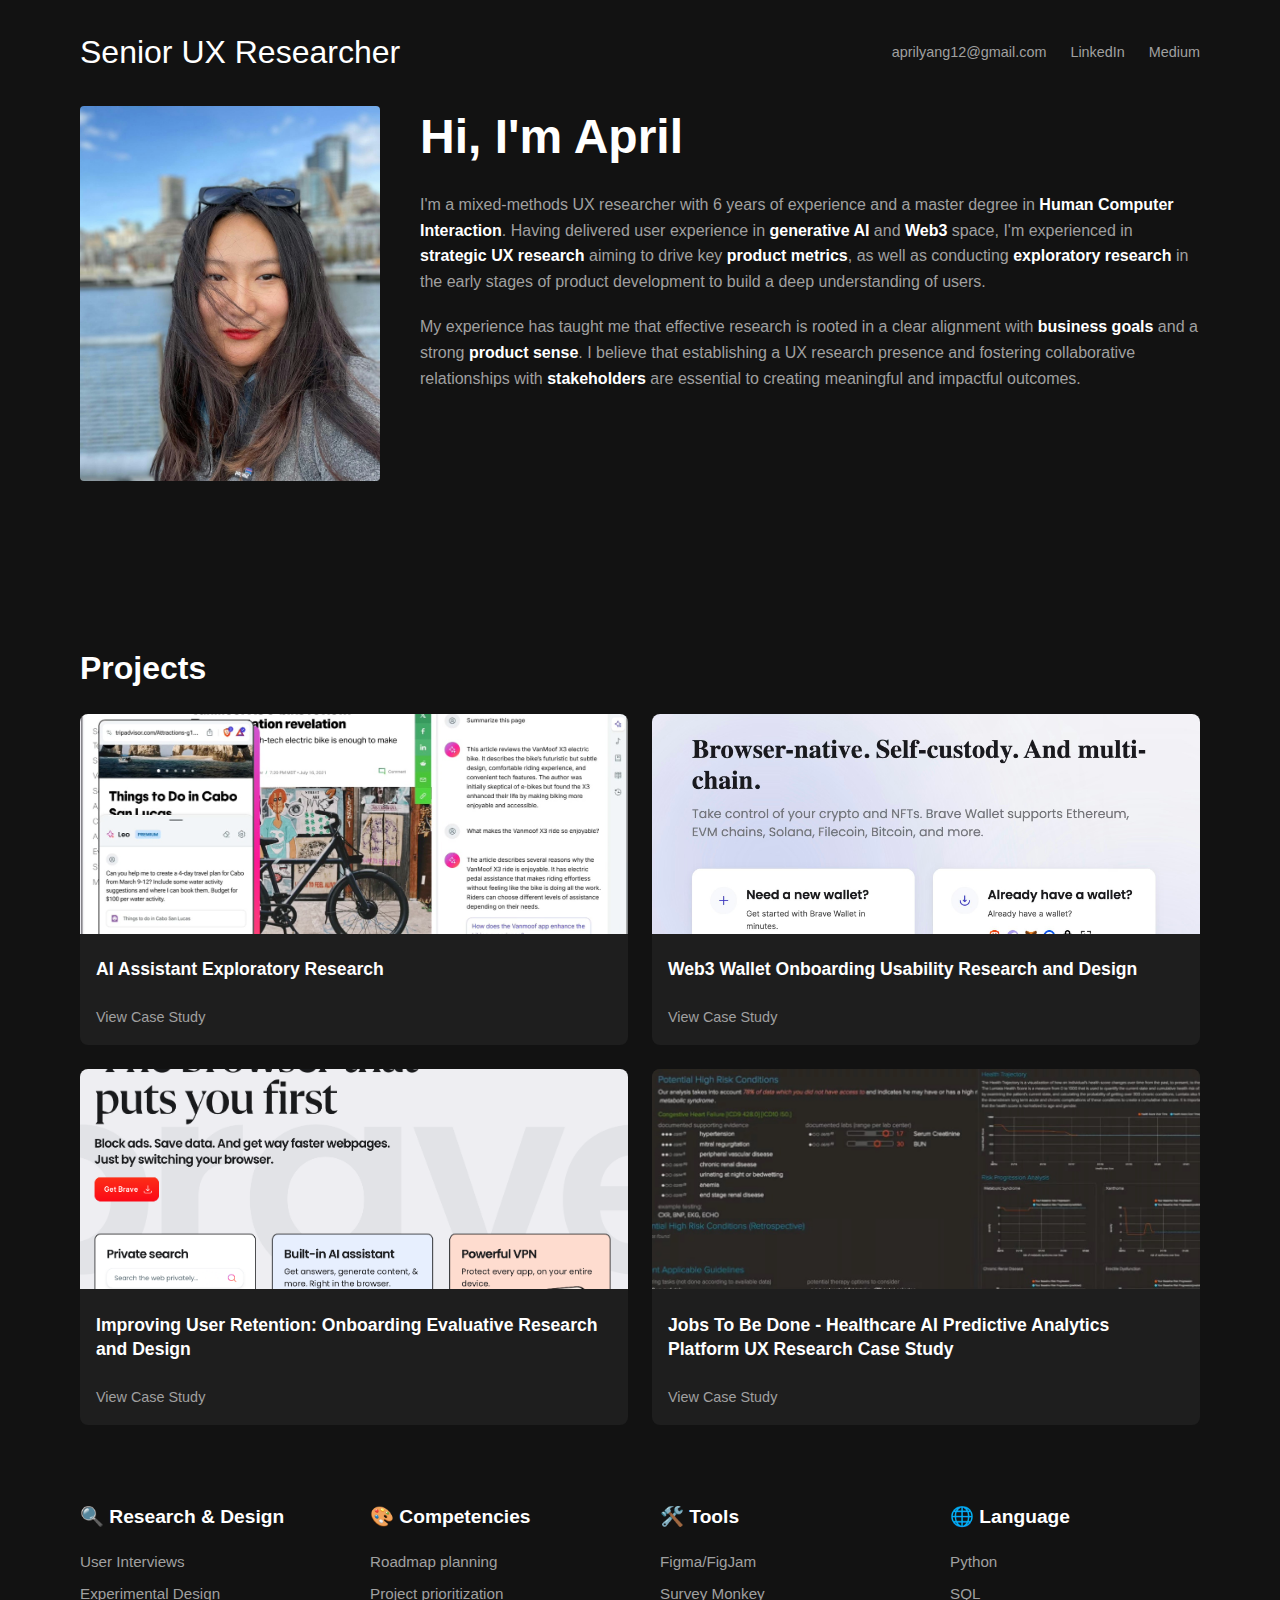
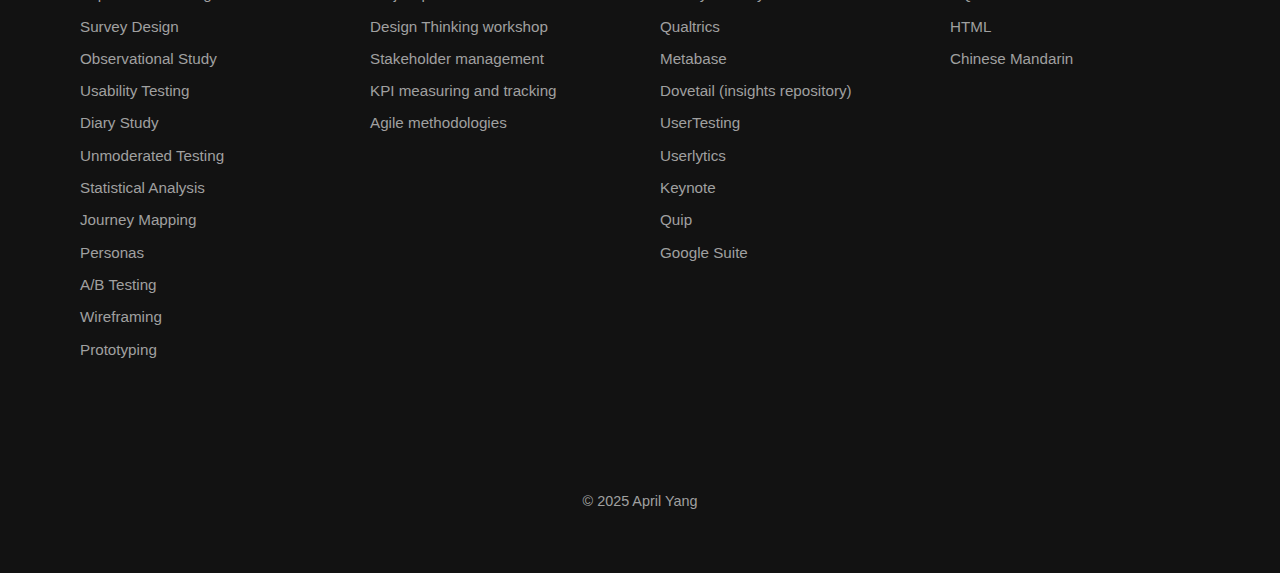
<file: index.html>
<!DOCTYPE html>
<html lang="en">
<head>
  <meta charset="UTF-8">
  <meta name="viewport" content="width=device-width, initial-scale=1.0">
  <title>April Yang - UX Researcher</title>
  <meta name="description" content="Senior UX Researcher with expertise in generative AI and Web3">
  <link rel="stylesheet" href="css/styles.css">
  <!-- Favicon -->
  <link rel="icon" type="image/svg+xml" href="images/favicon.svg">
</head>
<body>
  <div class="container">
    <header class="main-header">
      <div class="header-title">
        <h2>Senior UX Researcher</h2>
      </div>
      <div class="contact-links">
        <a href="mailto:aprilyang12@gmail.com">aprilyang12@gmail.com</a>
        <a href="http://www.linkedin.com/in/theaprilyang" target="_blank">LinkedIn</a>
        <a href="https://medium.com/@aprily12" target="_blank">Medium</a>
      </div>
    </header>

    <section class="intro">
      <div class="profile-photo">
        <img src="images/main/profile.jpg" alt="April Yang" class="profile-img">
      </div>
      <div class="intro-content">
        <h1>Hi, I'm April</h1>
        <p>I'm a mixed-methods UX researcher with 6 years of experience and a master degree in <strong>Human Computer Interaction</strong>. Having delivered user experience in <strong>generative AI</strong> and <strong>Web3</strong> space, I'm experienced in <strong>strategic UX research</strong> aiming to drive key <strong>product metrics</strong>, as well as conducting <strong>exploratory research</strong> in the early stages of product development to build a deep understanding of users.</p>

        <p>My experience has taught me that effective research is rooted in a clear alignment with <strong>business goals</strong> and a strong <strong>product sense</strong>. I believe that establishing a UX research presence and fostering collaborative relationships with <strong>stakeholders</strong> are essential to creating meaningful and impactful outcomes.</p>
      </div>
    </section>

    <section class="projects">
      <h2>Projects</h2>
      <div class="project-grid">
        <!-- AI Assistant Project -->
        <div class="project-card">
          <img src="images/main/case-study-1-thumb.heic" alt="AI Assistant Exploratory Research">
          <h3>AI Assistant Exploratory Research</h3>
          <a href="case-study-1.html" class="project-link">View Case Study</a>
        </div>

        <!-- Web3 Wallet Project -->
        <div class="project-card">
          <img src="images/main/case-study-2-thumb.heic" alt="Web3 Wallet Onboarding">
          <h3>Web3 Wallet Onboarding Usability Research and Design</h3>
          <a href="case-study-2.html" class="project-link">View Case Study</a>
        </div>

        <!-- User Retention Project -->
        <div class="project-card">
          <img src="images/main/case-study-3-thumb.png" alt="Improving User Retention">
          <h3>Improving User Retention: Onboarding Evaluative Research and Design</h3>
          <a href="https://platinum-avocado-3cb.notion.site/Improving-User-Retention-A-Comprehensive-Onboarding-Evaluation-Study-1013394bae5b8073950cd1aeddc5cac4" class="project-link" target="_blank">View Case Study</a>
        </div>

        <!-- Healthcare AI Project -->
        <div class="project-card">
          <img src="images/main/case-study-4-thumb.heic" alt="Healthcare AI Predictive">
          <h3>Jobs To Be Done - Healthcare AI Predictive Analytics Platform UX Research Case Study</h3>
          <a href="case-study-4.html" class="project-link">View Case Study</a>
        </div>
      </div>
    </section>

    <div class="skills-section">
      <section class="skills-column">
        <h2>🔍 Research & Design</h2>
        <ul>
          <li>User Interviews</li>
          <li>Experimental Design</li>
          <li>Survey Design</li>
          <li>Observational Study</li>
          <li>Usability Testing</li>
          <li>Diary Study</li>
          <li>Unmoderated Testing</li>
          <li>Statistical Analysis</li>
          <li>Journey Mapping</li>
          <li>Personas</li>
          <li>A/B Testing</li>
          <li>Wireframing</li>
          <li>Prototyping</li>
        </ul>
      </section>

      <section class="skills-column">
        <h2>🎨 Competencies</h2>
        <ul>
          <li>Roadmap planning</li>
          <li>Project prioritization</li>
          <li>Design Thinking workshop</li>
          <li>Stakeholder management</li>
          <li>KPI measuring and tracking</li>
          <li>Agile methodologies</li>
        </ul>
      </section>

      <section class="skills-column">
        <h2>🛠️ Tools</h2>
        <ul>
          <li>Figma/FigJam</li>
          <li>Survey Monkey</li>
          <li>Qualtrics</li>
          <li>Metabase</li>
          <li>Dovetail (insights repository)</li>
          <li>UserTesting</li>
          <li>Userlytics</li>
          <li>Keynote</li>
          <li>Quip</li>
          <li>Google Suite</li>
        </ul>
      </section>

      <section class="skills-column">
        <h2>🌐 Language</h2>
        <ul>
          <li>Python</li>
          <li>SQL</li>
          <li>HTML</li>
          <li>Chinese Mandarin</li>
        </ul>
      </section>
    </div>

    <footer>
      <p>&copy; 2025 April Yang</p>
    </footer>
  </div>

  <script src="js/main.js"></script>
</body>
</html>
</file>
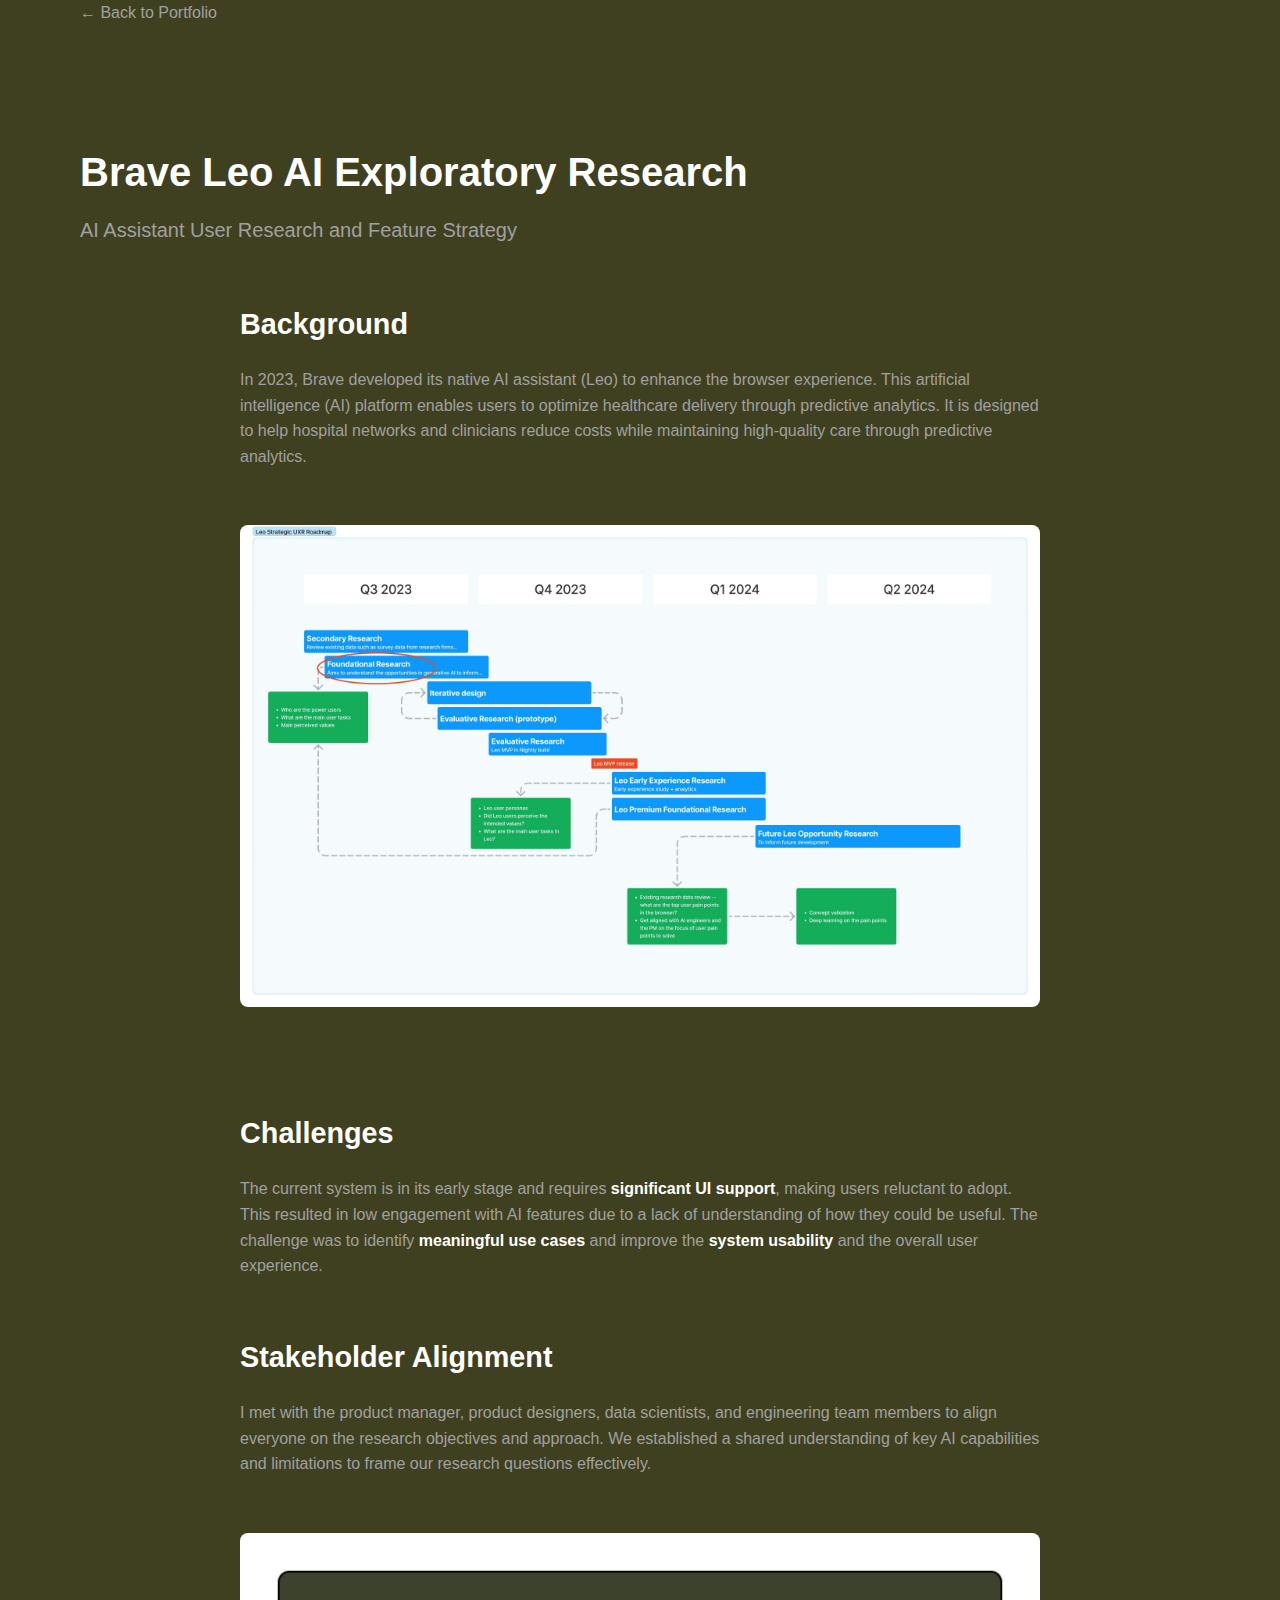
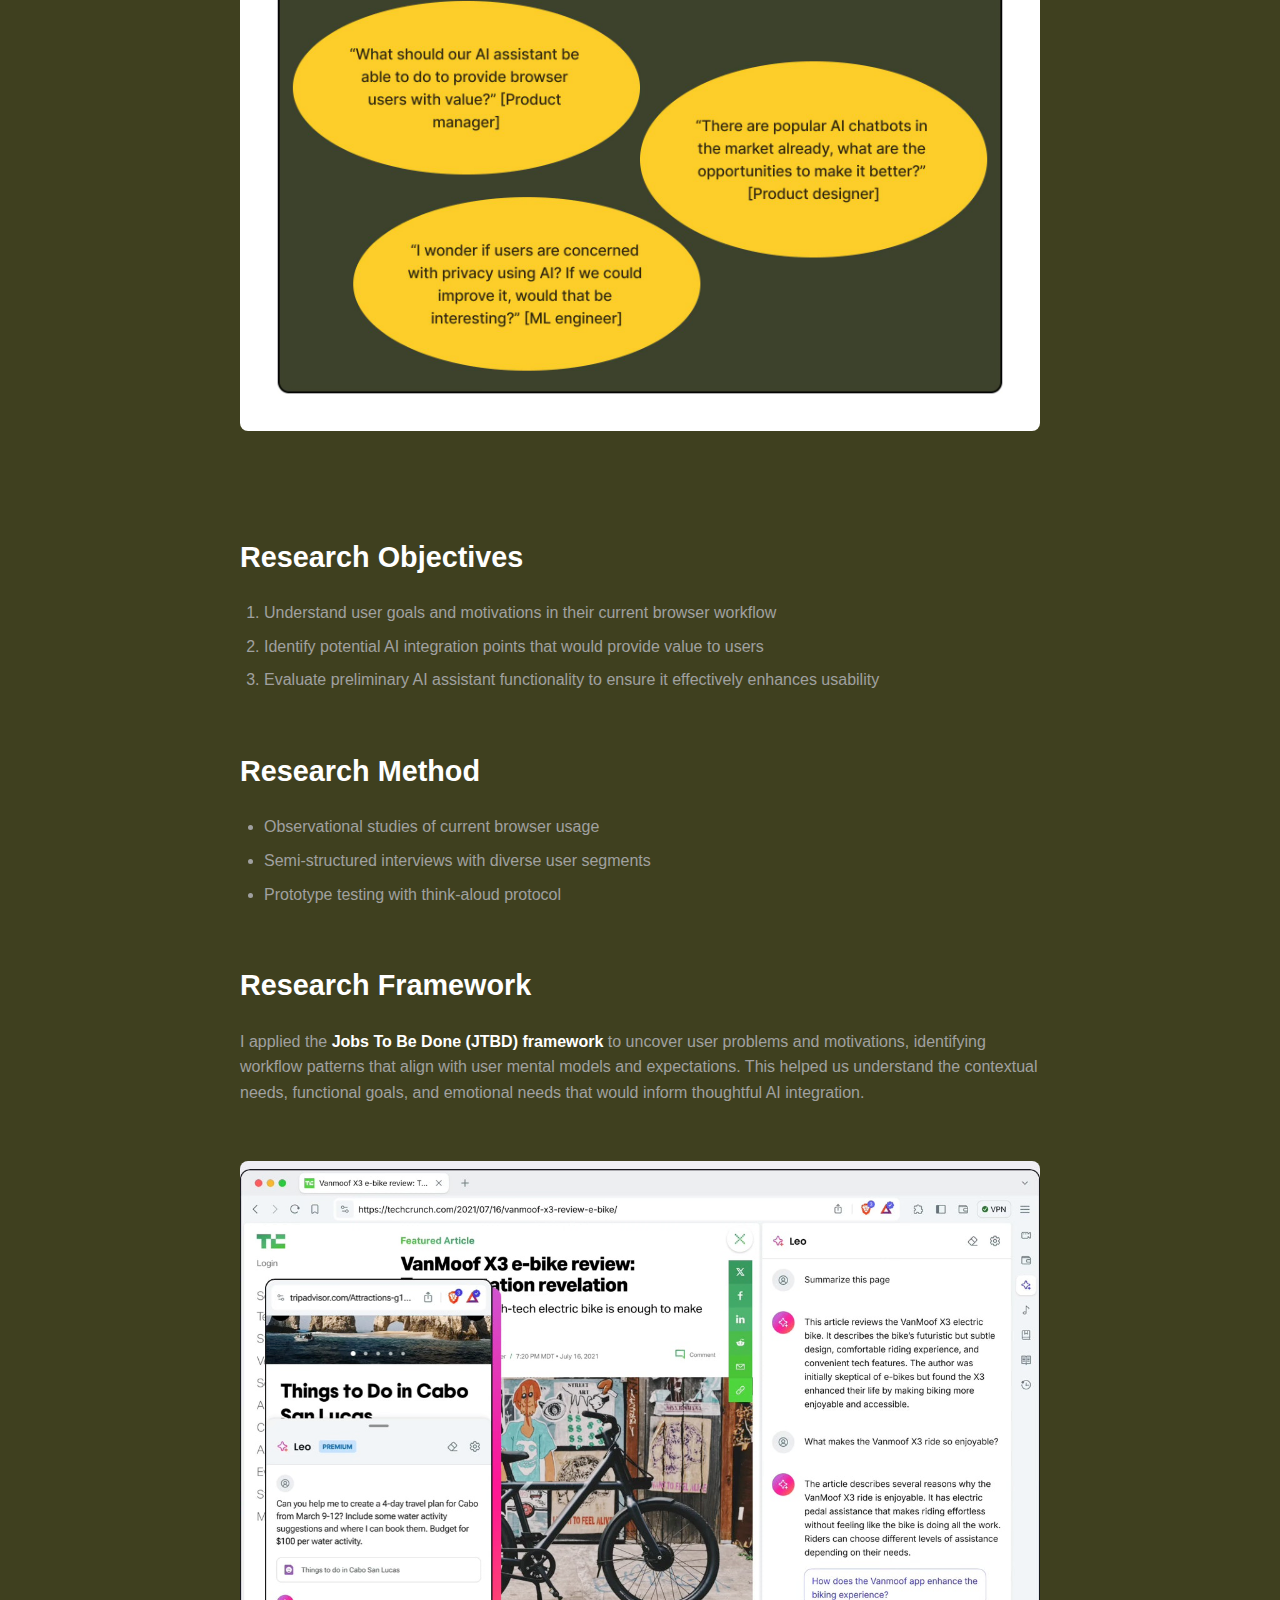
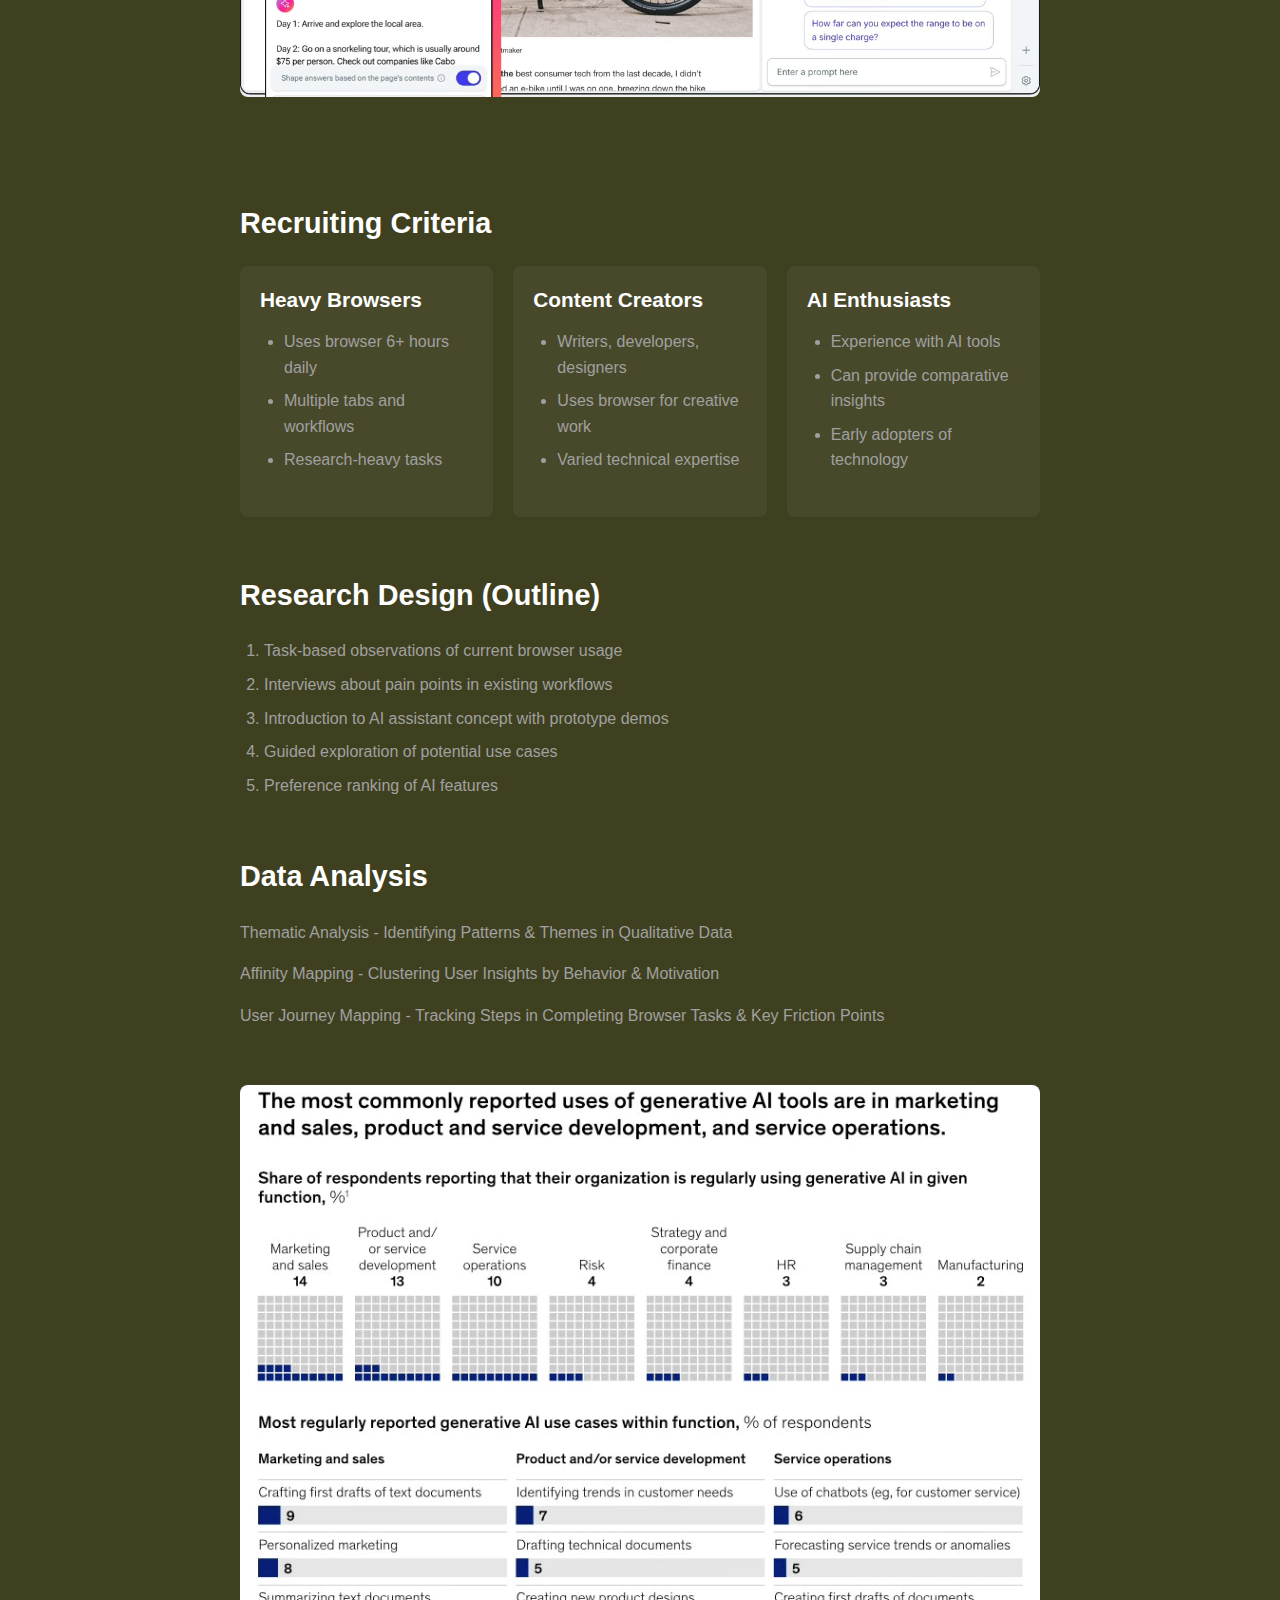
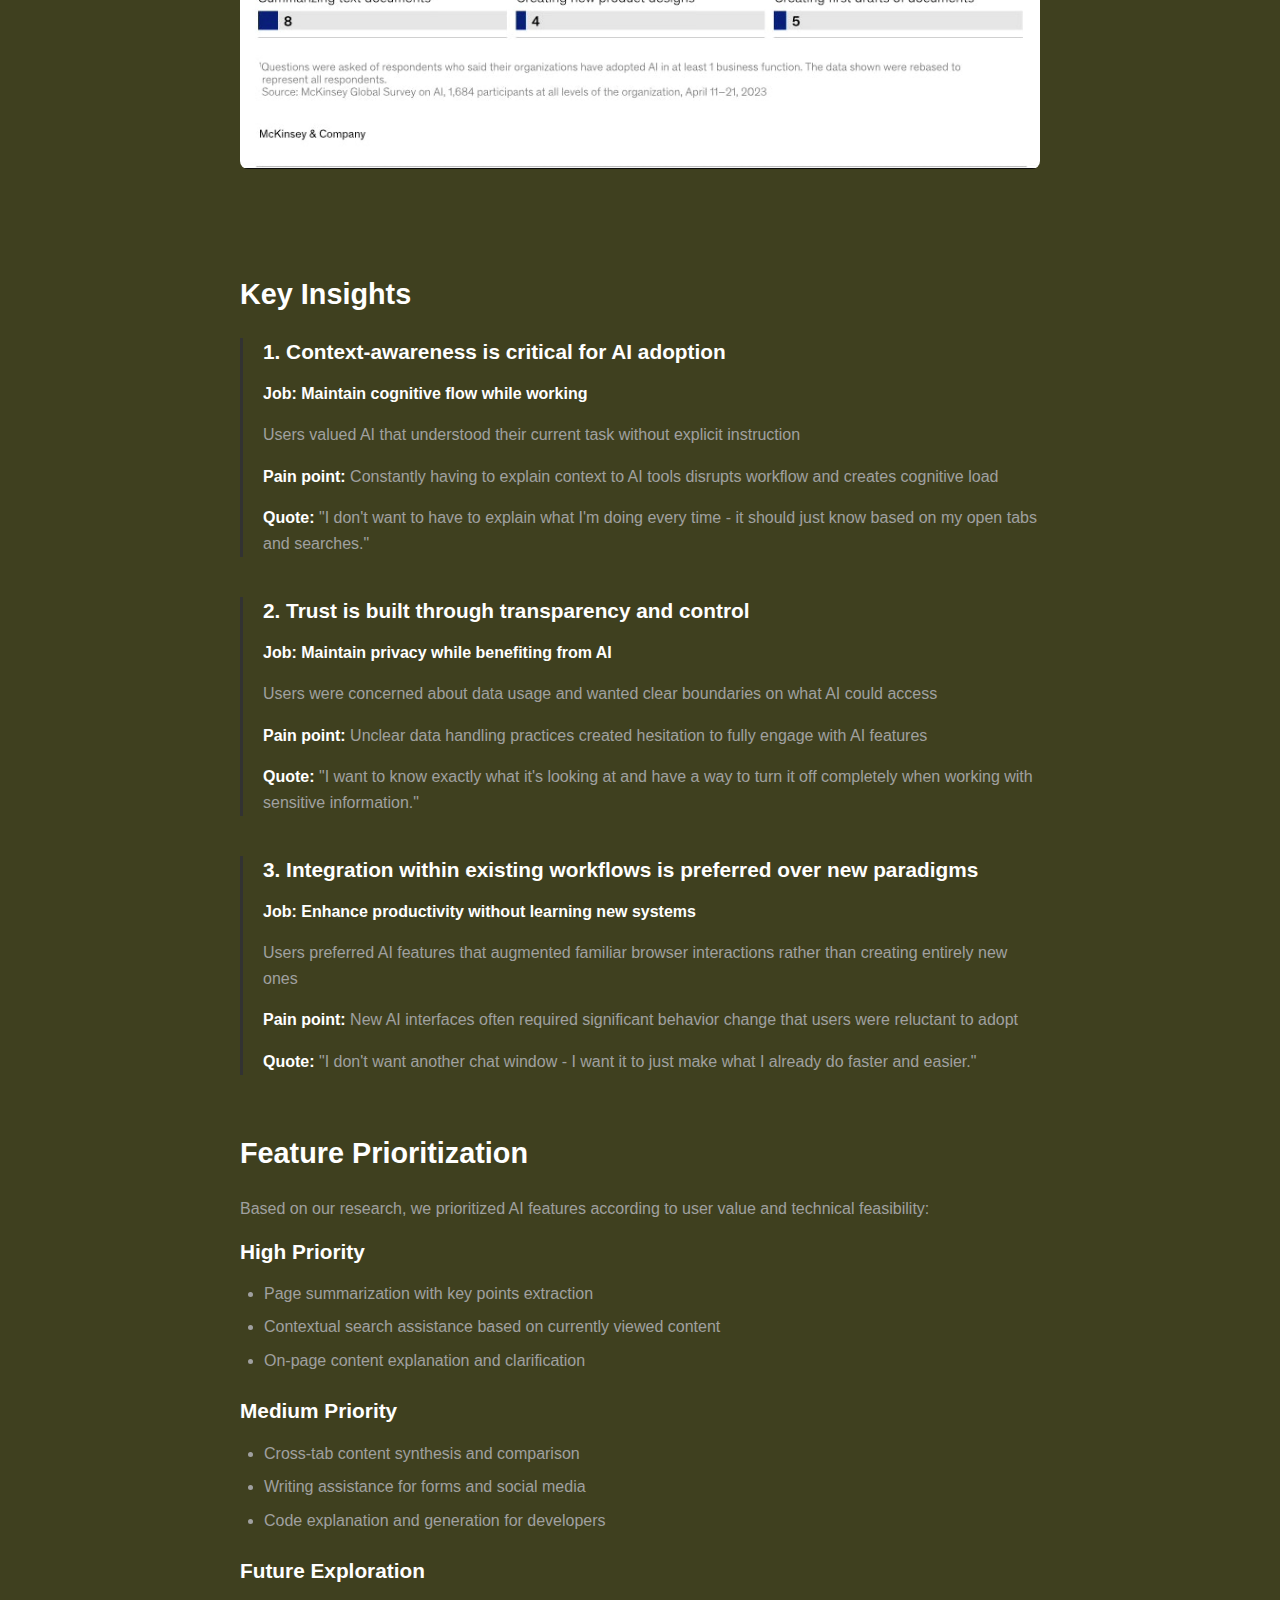
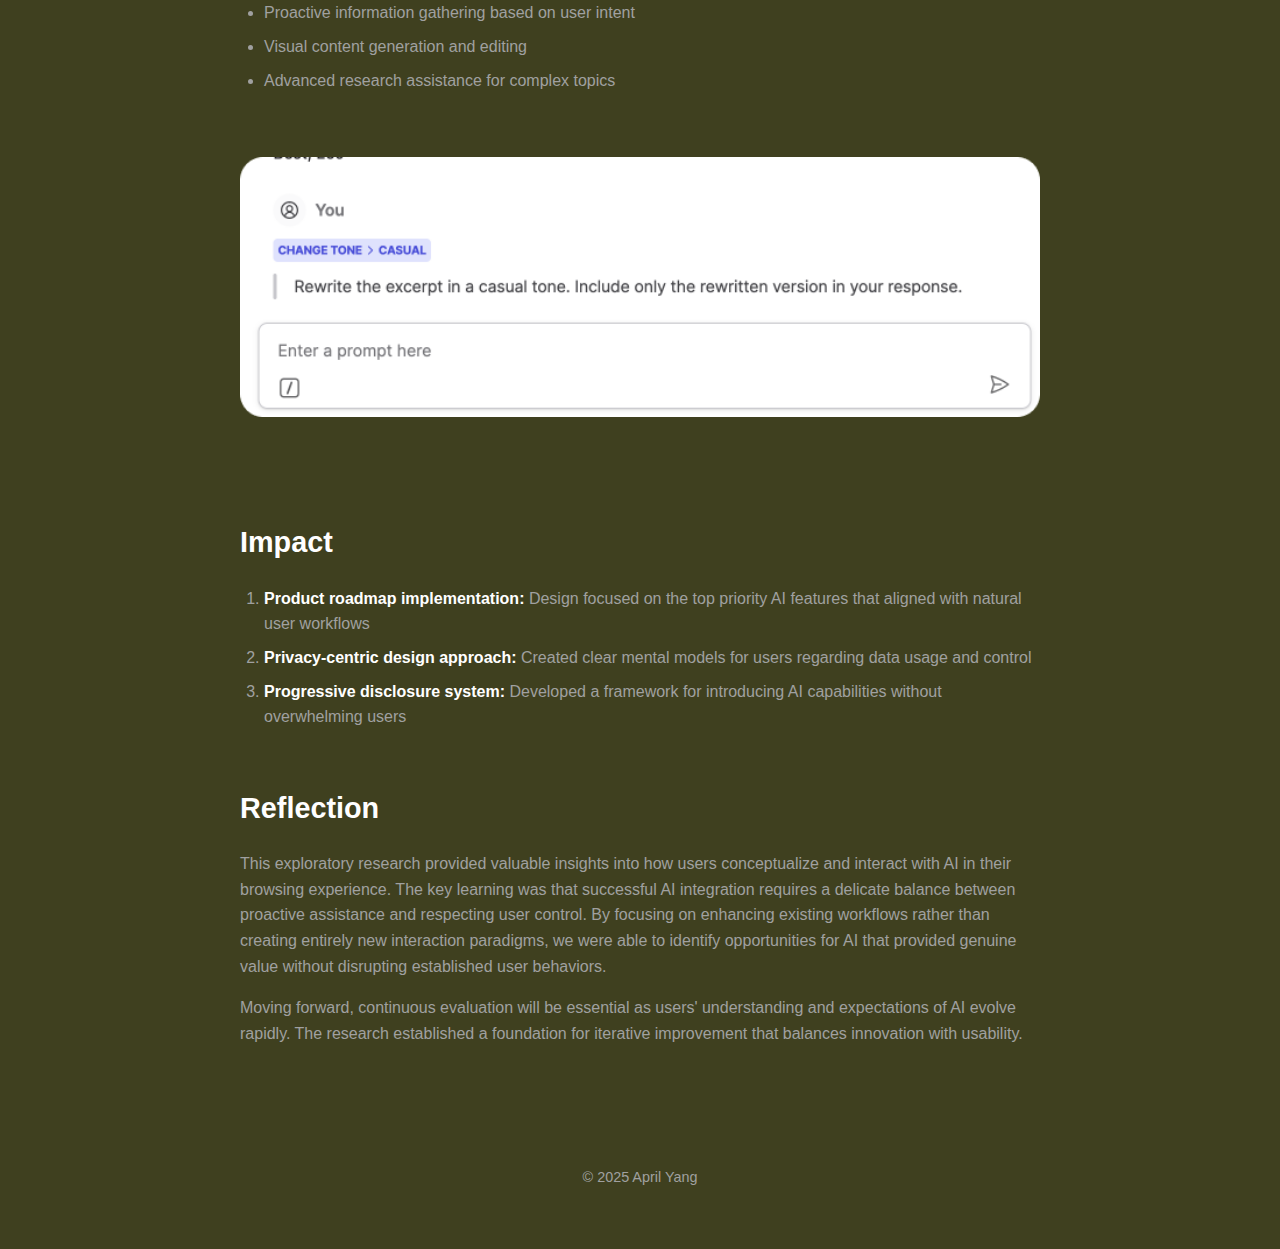
<file: case-study-1.html>
<!DOCTYPE html>
<html lang="en">
<head>
  <meta charset="UTF-8">
  <meta name="viewport" content="width=device-width, initial-scale=1.0">
  <title>Brave Leo AI Exploratory Research | April Yang</title>
  <meta name="description" content="UX research case study on Brave's AI assistant feature - Leo">
  <link rel="stylesheet" href="css/styles.css">
  <link rel="icon" type="image/svg+xml" href="images/favicon.svg">
</head>
<body class="theme-olive">
  <div class="container">
    <a href="index.html" class="back-link">&larr; Back to Portfolio</a>
    
    <header class="case-study-header">
      <h1>Brave Leo AI Exploratory Research</h1>
      <p class="subtitle">AI Assistant User Research and Feature Strategy</p>
    </header>
    
    <div class="case-study-container">
      <div class="case-study-section">
        <h2>Background</h2>
        <p>In 2023, Brave developed its native AI assistant (Leo) to enhance the browser experience. This artificial intelligence (AI) platform enables users to optimize healthcare delivery through predictive analytics. It is designed to help hospital networks and clinicians reduce costs while maintaining high-quality care through predictive analytics.</p>
        <img src="images/case-study-1/85347c55-a7ec-41e1-8ccf-91ee13cb155d.heic" alt="Brave Leo AI Assistant" class="case-study-image">
      </div>
      
      <div class="case-study-section">
        <h2>Challenges</h2>
        <p>The current system is in its early stage and requires <strong>significant UI support</strong>, making users reluctant to adopt. This resulted in low engagement with AI features due to a lack of understanding of how they could be useful. The challenge was to identify <strong>meaningful use cases</strong> and improve the <strong>system usability</strong> and the overall user experience.</p>
      </div>
      
      <div class="case-study-section">
        <h2>Stakeholder Alignment</h2>
        <p>I met with the product manager, product designers, data scientists, and engineering team members to align everyone on the research objectives and approach. We established a shared understanding of key AI capabilities and limitations to frame our research questions effectively.</p>
        <img src="images/case-study-1/b779c2ea-e0c2-4549-9675-b7ada38c249d.heic" alt="Stakeholder Alignment" class="case-study-image">
      </div>
      
      <div class="case-study-section">
        <h2>Research Objectives</h2>
        <ol>
          <li>Understand user goals and motivations in their current browser workflow</li>
          <li>Identify potential AI integration points that would provide value to users</li>
          <li>Evaluate preliminary AI assistant functionality to ensure it effectively enhances usability</li>
        </ol>
      </div>
      
      <div class="case-study-section">
        <h2>Research Method</h2>
        <ul>
          <li>Observational studies of current browser usage</li>
          <li>Semi-structured interviews with diverse user segments</li>
          <li>Prototype testing with think-aloud protocol</li>
        </ul>
      </div>
      
      <div class="case-study-section">
        <h2>Research Framework</h2>
        <p>I applied the <strong>Jobs To Be Done (JTBD) framework</strong> to uncover user problems and motivations, identifying workflow patterns that align with user mental models and expectations. This helped us understand the contextual needs, functional goals, and emotional needs that would inform thoughtful AI integration.</p>
        <img src="images/case-study-1/bf9f2b91-09a7-40c9-8146-2f0bf9265942.heic" alt="JTBD Framework" class="case-study-image">
      </div>
      
      <div class="case-study-section">
        <h2>Recruiting Criteria</h2>
        <div class="participant-groups">
          <div class="participant-group">
            <h3>Heavy Browsers</h3>
            <ul>
              <li>Uses browser 6+ hours daily</li>
              <li>Multiple tabs and workflows</li>
              <li>Research-heavy tasks</li>
            </ul>
          </div>
          
          <div class="participant-group">
            <h3>Content Creators</h3>
            <ul>
              <li>Writers, developers, designers</li>
              <li>Uses browser for creative work</li>
              <li>Varied technical expertise</li>
            </ul>
          </div>
          
          <div class="participant-group">
            <h3>AI Enthusiasts</h3>
            <ul>
              <li>Experience with AI tools</li>
              <li>Can provide comparative insights</li>
              <li>Early adopters of technology</li>
            </ul>
          </div>
        </div>
      </div>
      
      <div class="case-study-section">
        <h2>Research Design (Outline)</h2>
        <ol>
          <li>Task-based observations of current browser usage</li>
          <li>Interviews about pain points in existing workflows</li>
          <li>Introduction to AI assistant concept with prototype demos</li>
          <li>Guided exploration of potential use cases</li>
          <li>Preference ranking of AI features</li>
        </ol>
      </div>
      
      <div class="case-study-section">
        <h2>Data Analysis</h2>
        <p>Thematic Analysis - Identifying Patterns & Themes in Qualitative Data</p>
        <p>Affinity Mapping - Clustering User Insights by Behavior & Motivation</p>
        <p>User Journey Mapping - Tracking Steps in Completing Browser Tasks & Key Friction Points</p>
        <img src="images/case-study-1/9735cbd2-d164-4b04-8016-666de62db3f6.heic" alt="Data Analysis" class="case-study-image">
      </div>
      
      <div class="case-study-section">
        <h2>Key Insights</h2>
        
        <div class="insight-item">
          <h3>1. Context-awareness is critical for AI adoption</h3>
          <p><strong>Job: Maintain cognitive flow while working</strong></p>
          <p>Users valued AI that understood their current task without explicit instruction</p>
          <p><strong>Pain point:</strong> Constantly having to explain context to AI tools disrupts workflow and creates cognitive load</p>
          <p><strong>Quote:</strong> "I don't want to have to explain what I'm doing every time - it should just know based on my open tabs and searches."</p>
        </div>
        
        <div class="insight-item">
          <h3>2. Trust is built through transparency and control</h3>
          <p><strong>Job: Maintain privacy while benefiting from AI</strong></p>
          <p>Users were concerned about data usage and wanted clear boundaries on what AI could access</p>
          <p><strong>Pain point:</strong> Unclear data handling practices created hesitation to fully engage with AI features</p>
          <p><strong>Quote:</strong> "I want to know exactly what it's looking at and have a way to turn it off completely when working with sensitive information."</p>
        </div>
        
        <div class="insight-item">
          <h3>3. Integration within existing workflows is preferred over new paradigms</h3>
          <p><strong>Job: Enhance productivity without learning new systems</strong></p>
          <p>Users preferred AI features that augmented familiar browser interactions rather than creating entirely new ones</p>
          <p><strong>Pain point:</strong> New AI interfaces often required significant behavior change that users were reluctant to adopt</p>
          <p><strong>Quote:</strong> "I don't want another chat window - I want it to just make what I already do faster and easier."</p>
        </div>
      </div>
      
      <div class="case-study-section">
        <h2>Feature Prioritization</h2>
        <p>Based on our research, we prioritized AI features according to user value and technical feasibility:</p>
        
        <h3>High Priority</h3>
        <ul>
          <li>Page summarization with key points extraction</li>
          <li>Contextual search assistance based on currently viewed content</li>
          <li>On-page content explanation and clarification</li>
        </ul>
        
        <h3>Medium Priority</h3>
        <ul>
          <li>Cross-tab content synthesis and comparison</li>
          <li>Writing assistance for forms and social media</li>
          <li>Code explanation and generation for developers</li>
        </ul>
        
        <h3>Future Exploration</h3>
        <ul>
          <li>Proactive information gathering based on user intent</li>
          <li>Visual content generation and editing</li>
          <li>Advanced research assistance for complex topics</li>
        </ul>
        
        <img src="images/case-study-1/b94fbb82-9cb2-4028-a723-b8d7f1bb9429.png" alt="Feature Prioritization" class="case-study-image">
      </div>
      
      <div class="case-study-section">
        <h2>Impact</h2>
        <ol>
          <li><strong>Product roadmap implementation:</strong> Design focused on the top priority AI features that aligned with natural user workflows</li>
          <li><strong>Privacy-centric design approach:</strong> Created clear mental models for users regarding data usage and control</li>
          <li><strong>Progressive disclosure system:</strong> Developed a framework for introducing AI capabilities without overwhelming users</li>
        </ol>
      </div>
      
      <div class="case-study-section">
        <h2>Reflection</h2>
        <p>This exploratory research provided valuable insights into how users conceptualize and interact with AI in their browsing experience. The key learning was that successful AI integration requires a delicate balance between proactive assistance and respecting user control. By focusing on enhancing existing workflows rather than creating entirely new interaction paradigms, we were able to identify opportunities for AI that provided genuine value without disrupting established user behaviors.</p>
        <p>Moving forward, continuous evaluation will be essential as users' understanding and expectations of AI evolve rapidly. The research established a foundation for iterative improvement that balances innovation with usability.</p>
      </div>
    </div>
    
    <footer>
      <p>&copy; 2025 April Yang</p>
    </footer>
  </div>

  <script src="js/main.js"></script>
</body>
</html>
</file>
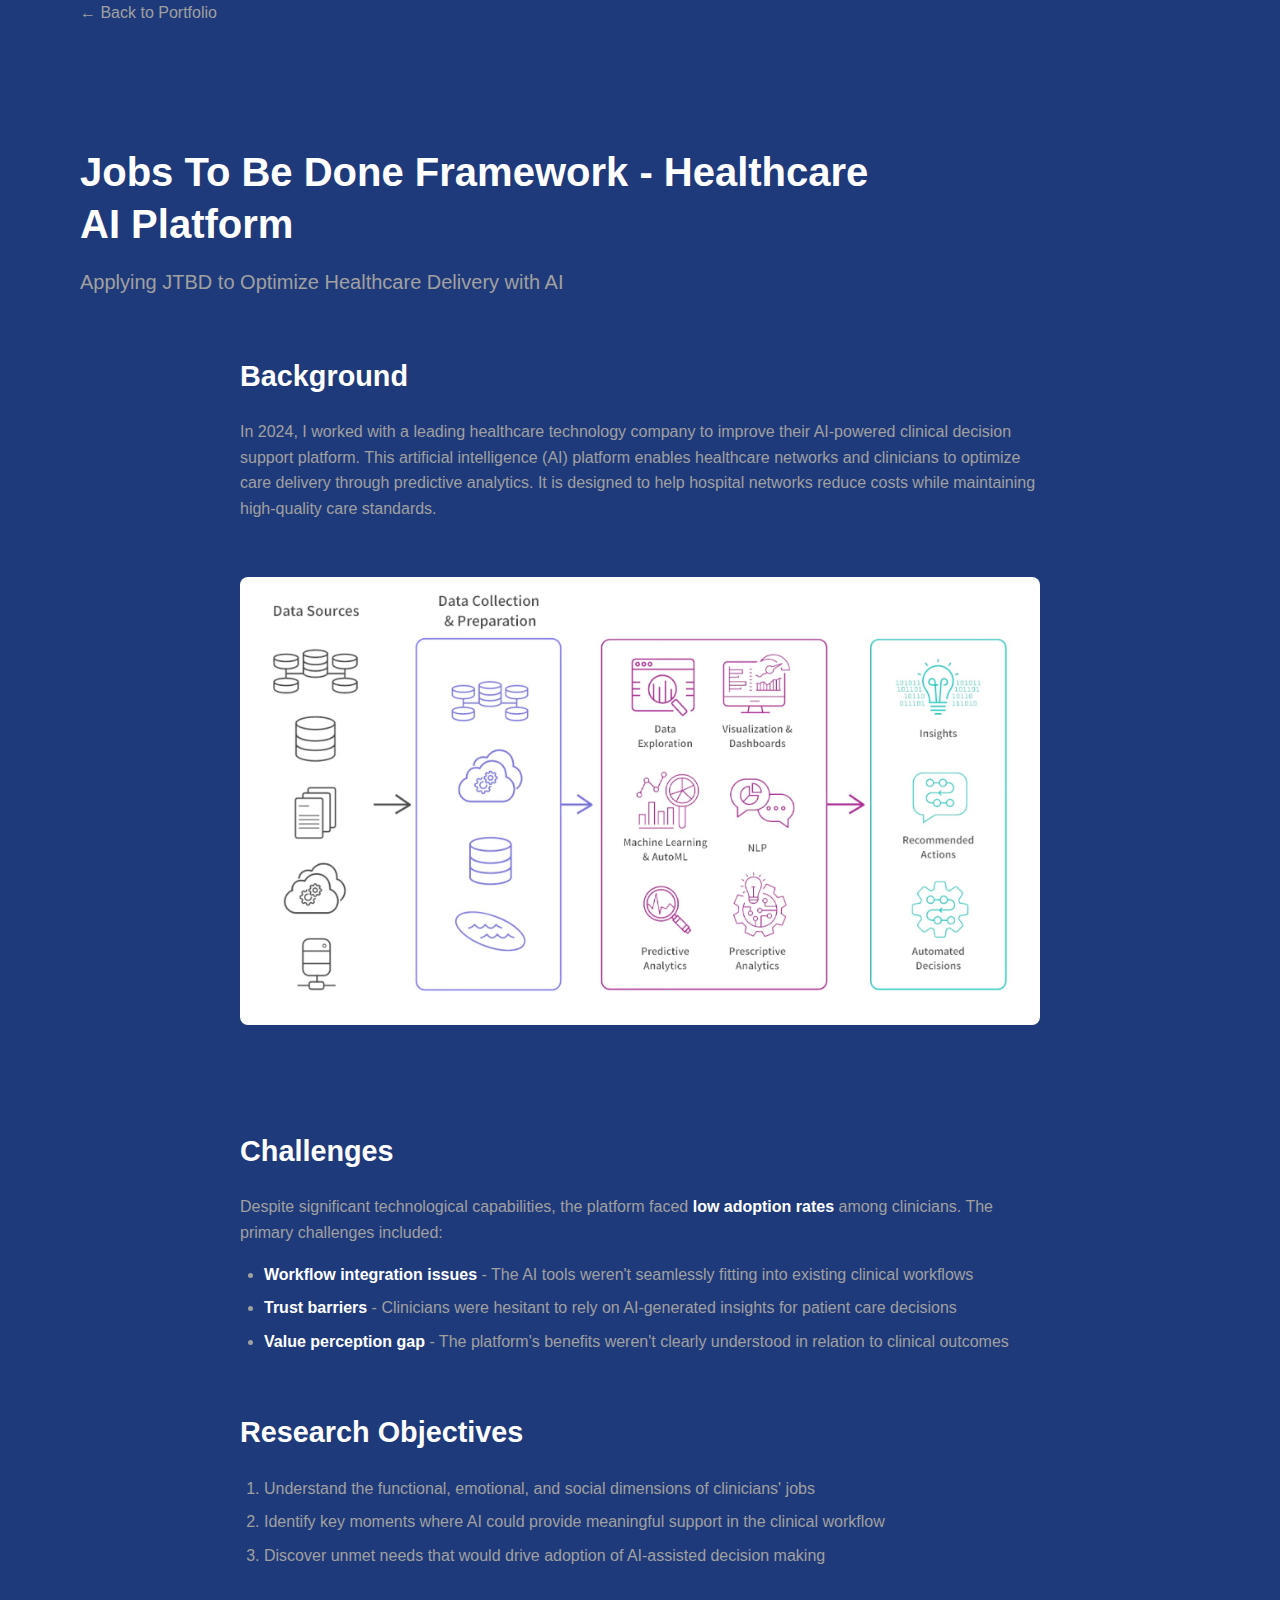
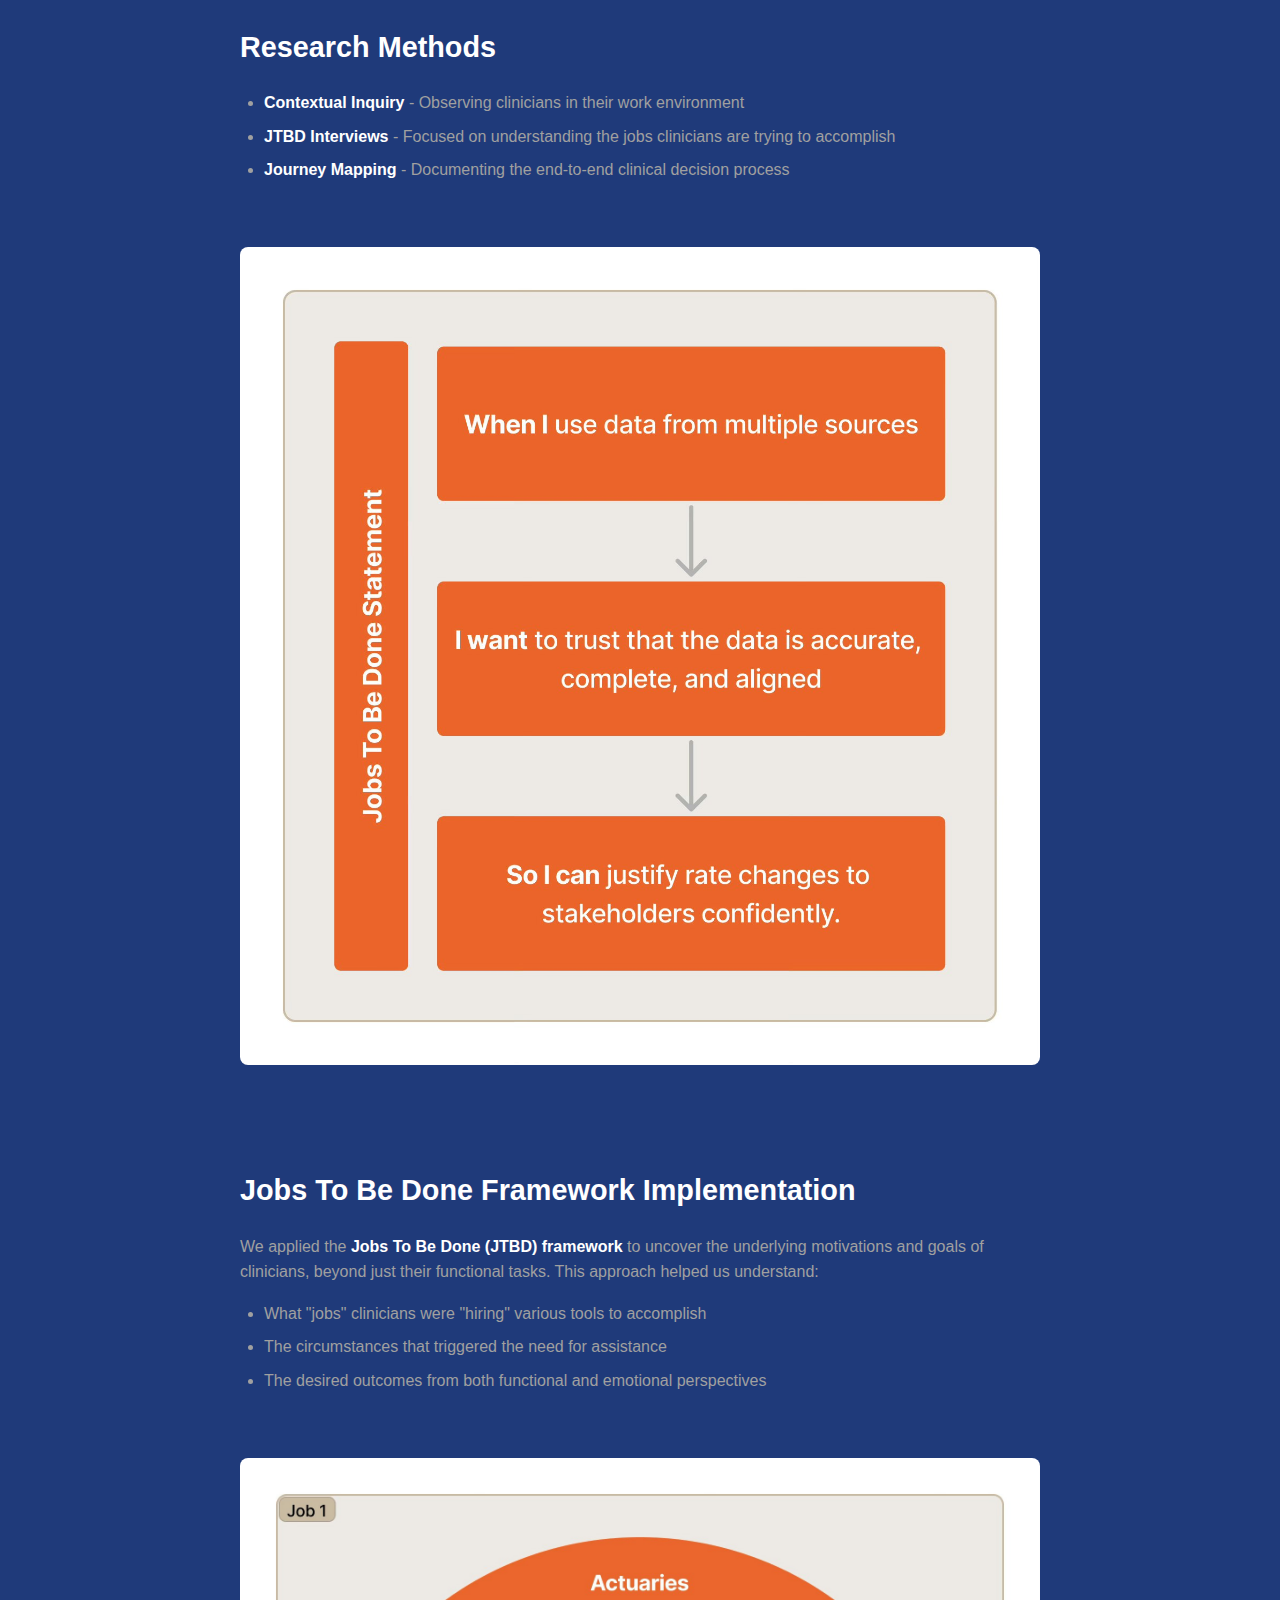
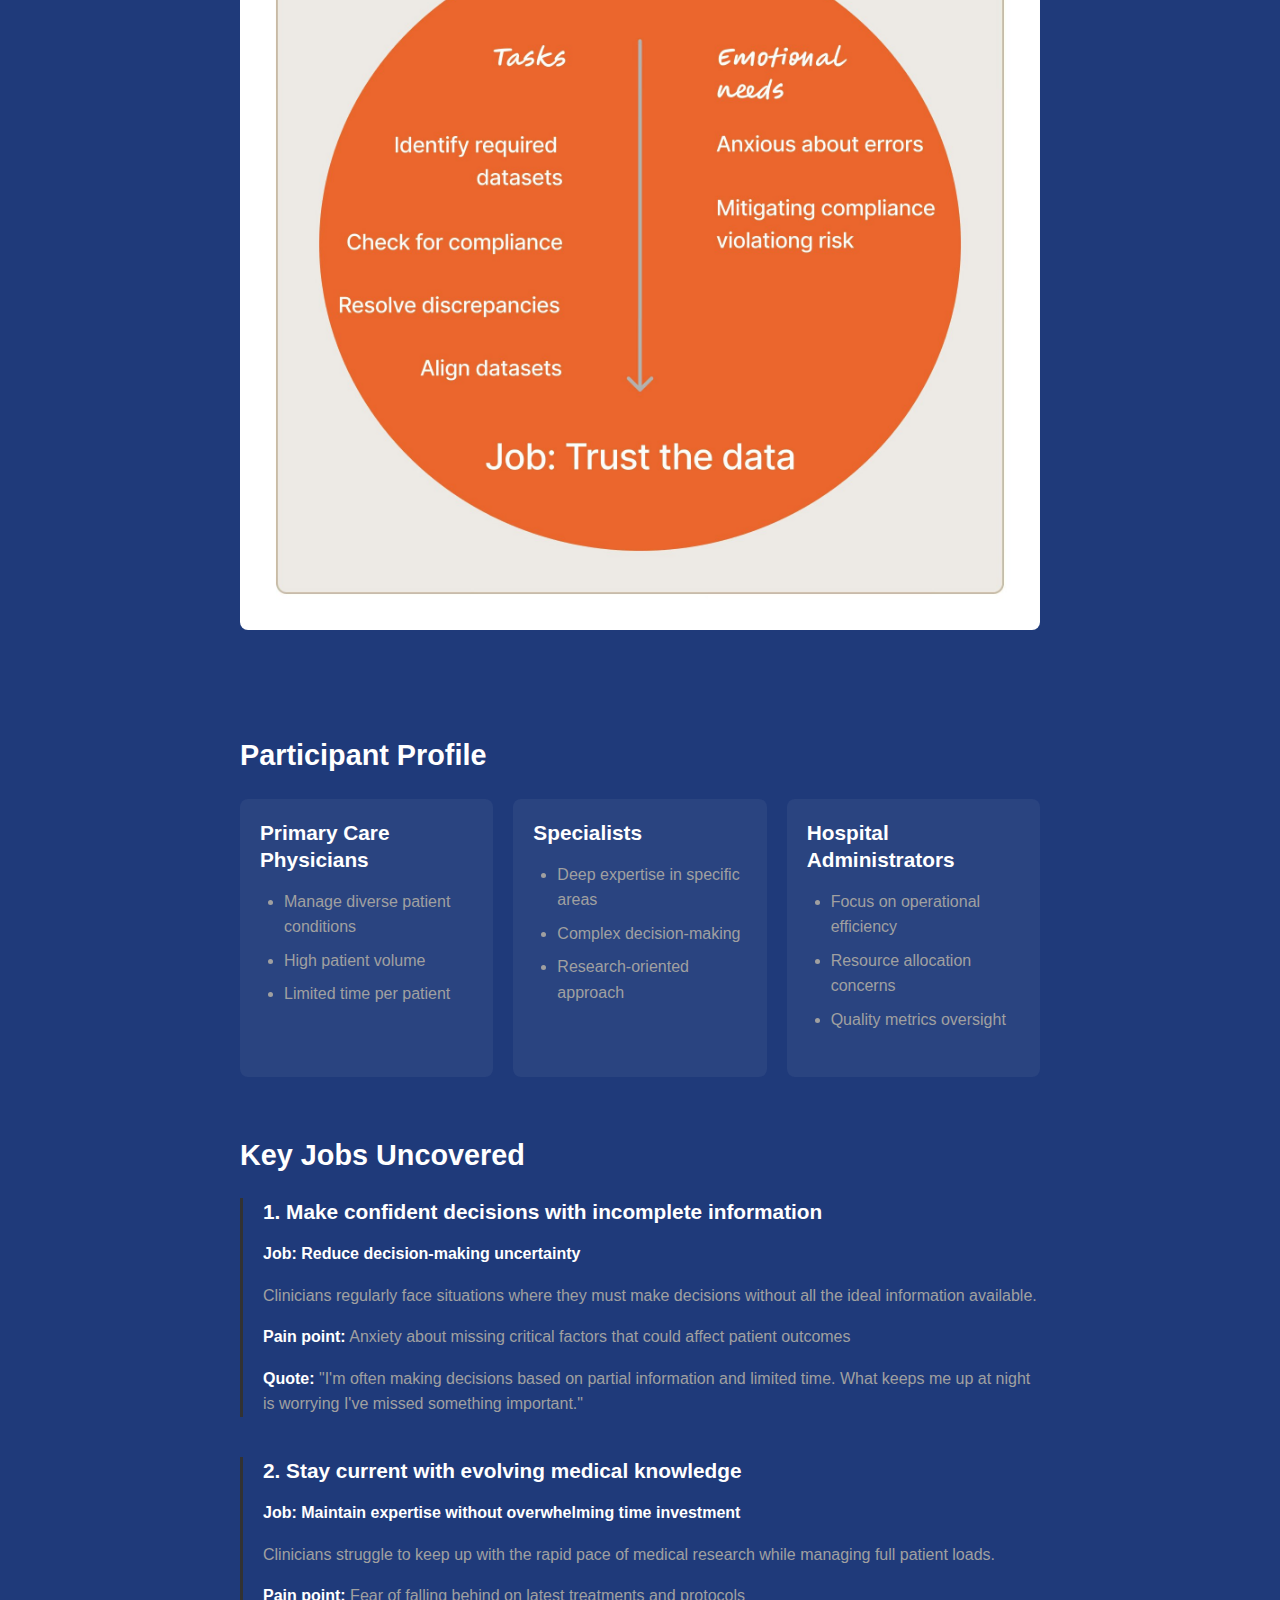
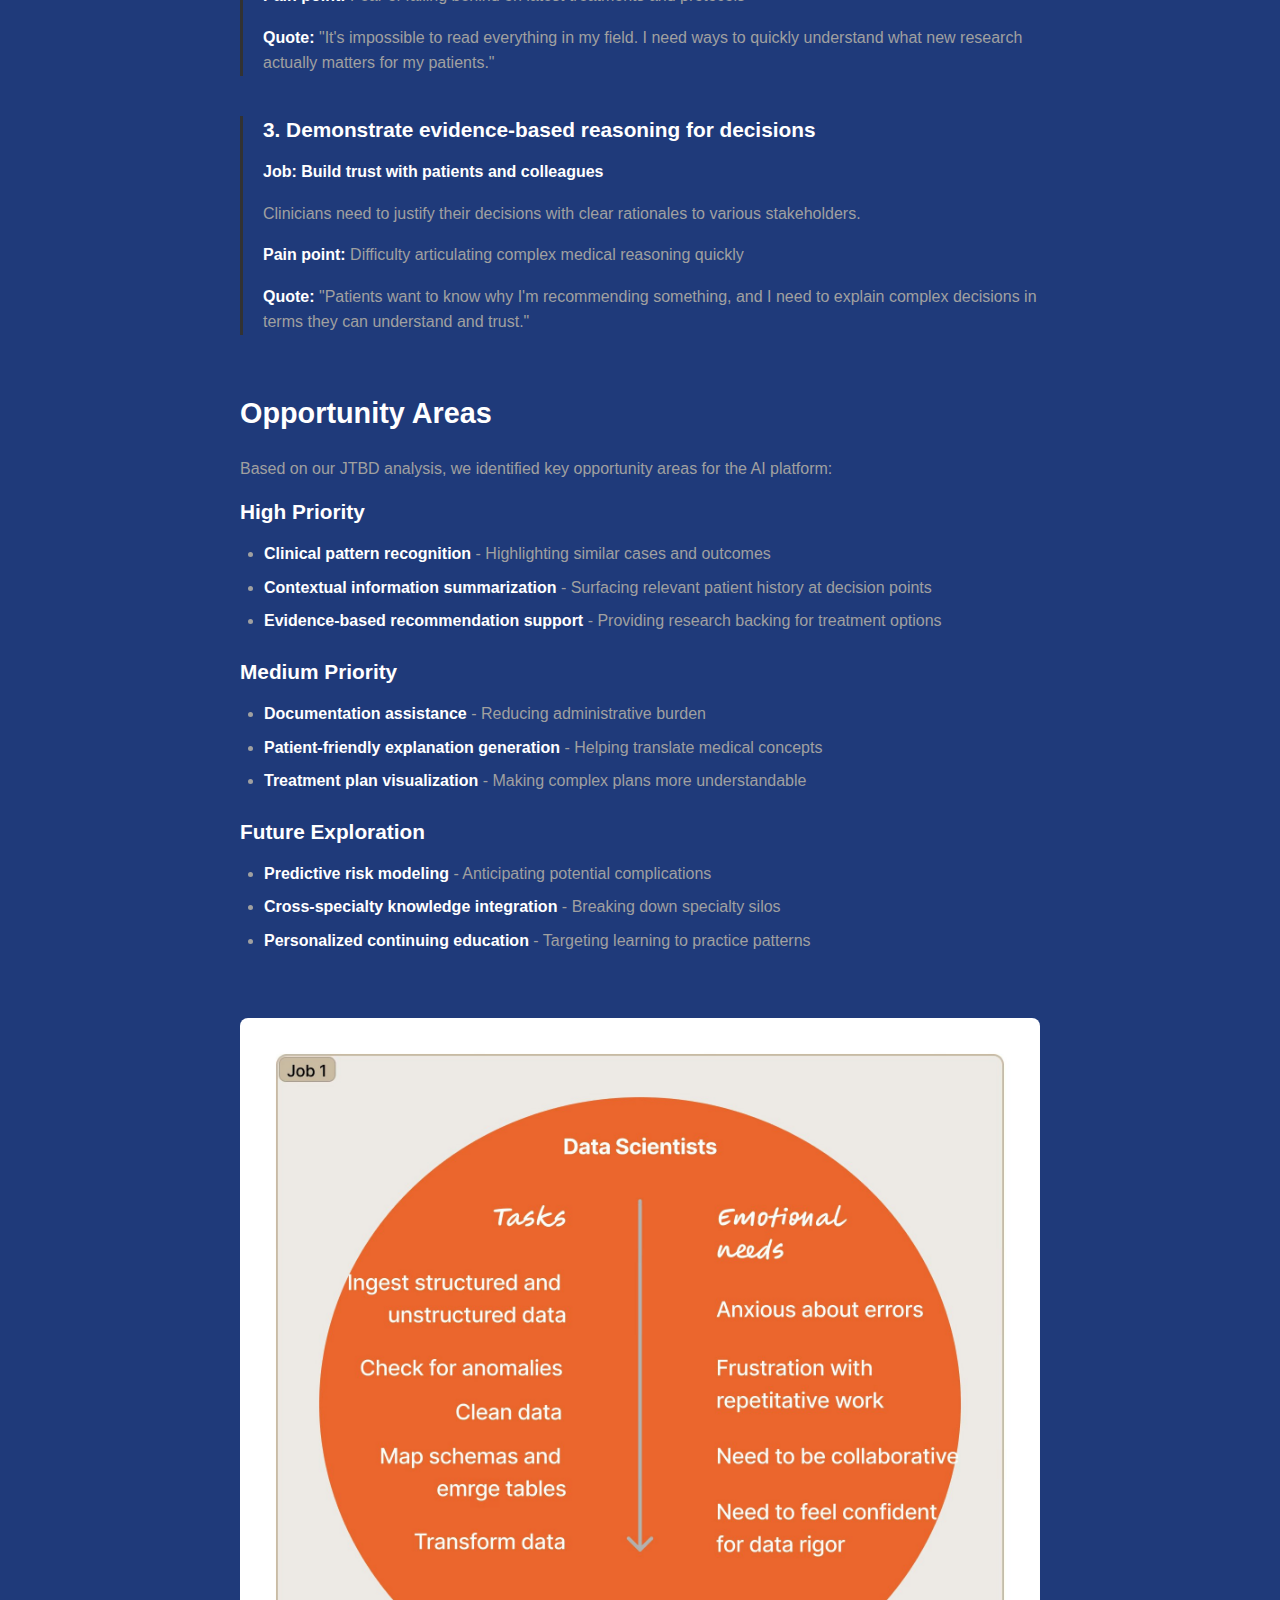
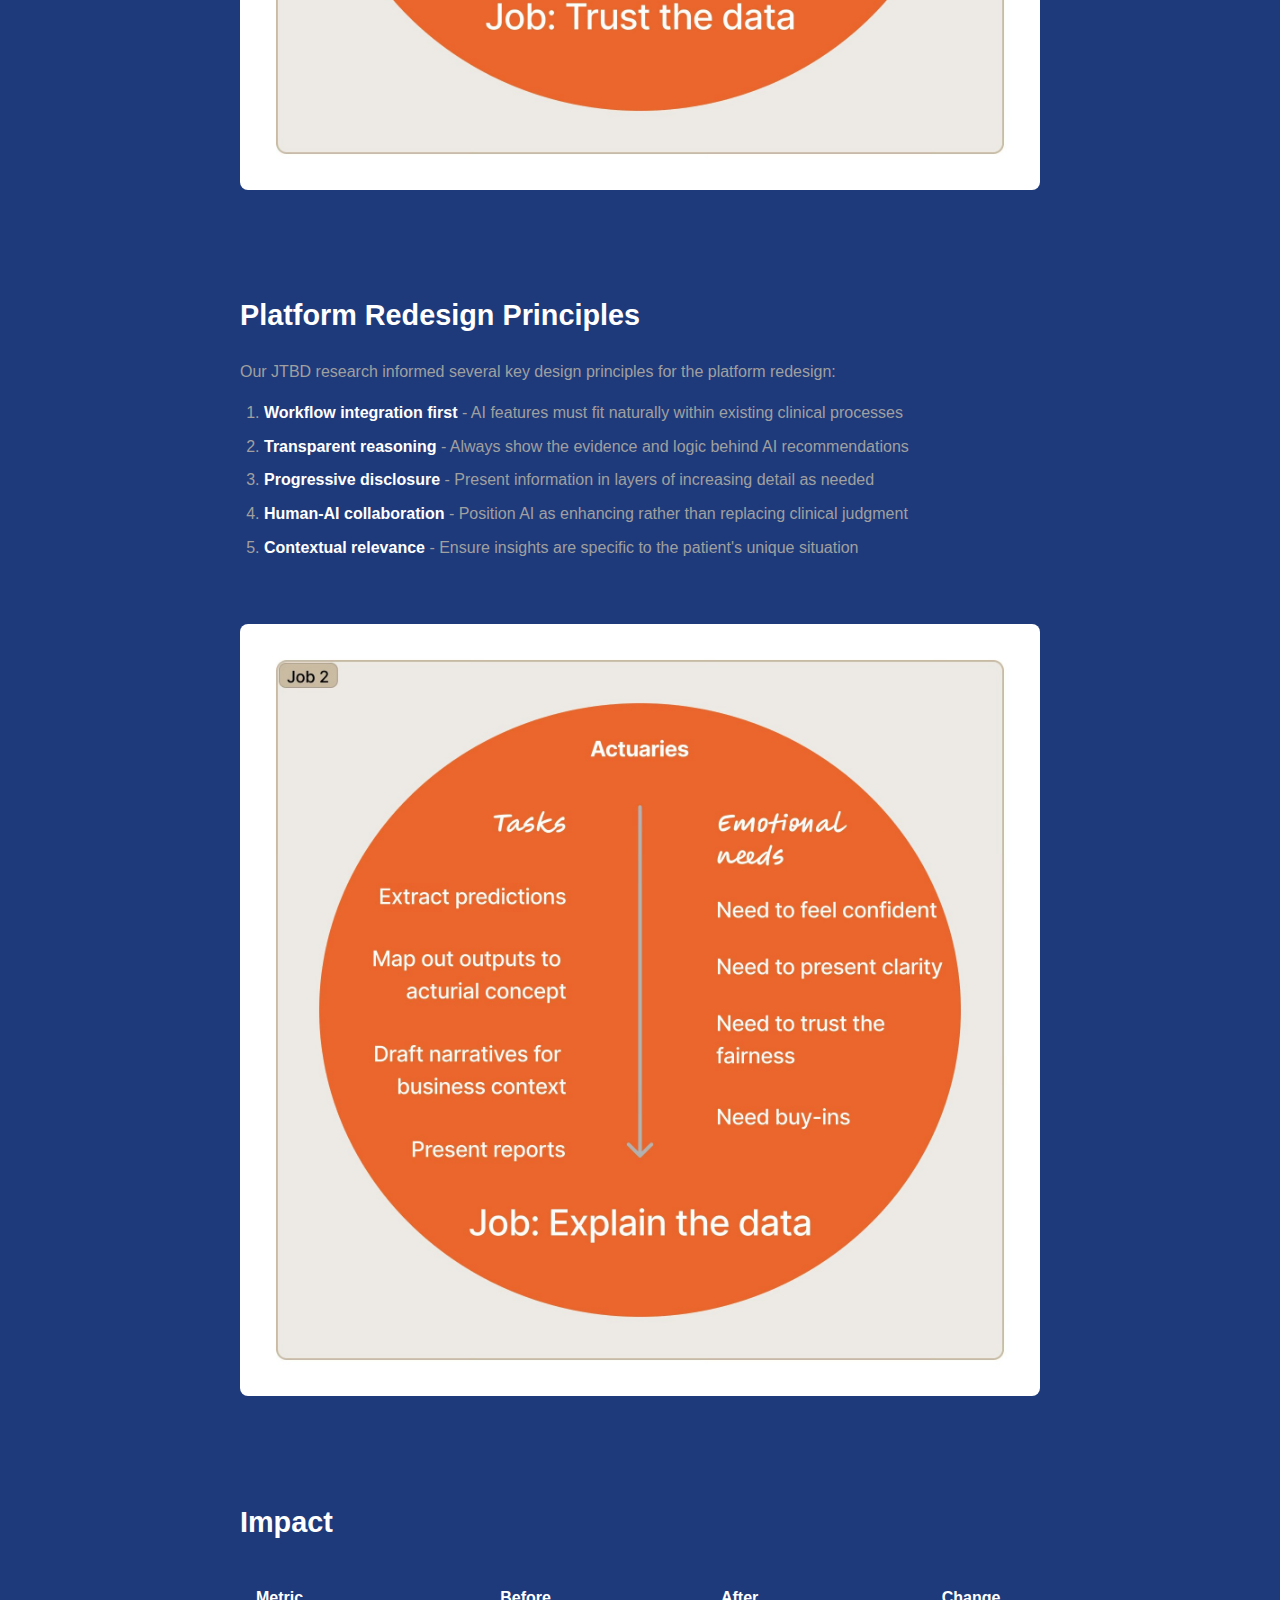
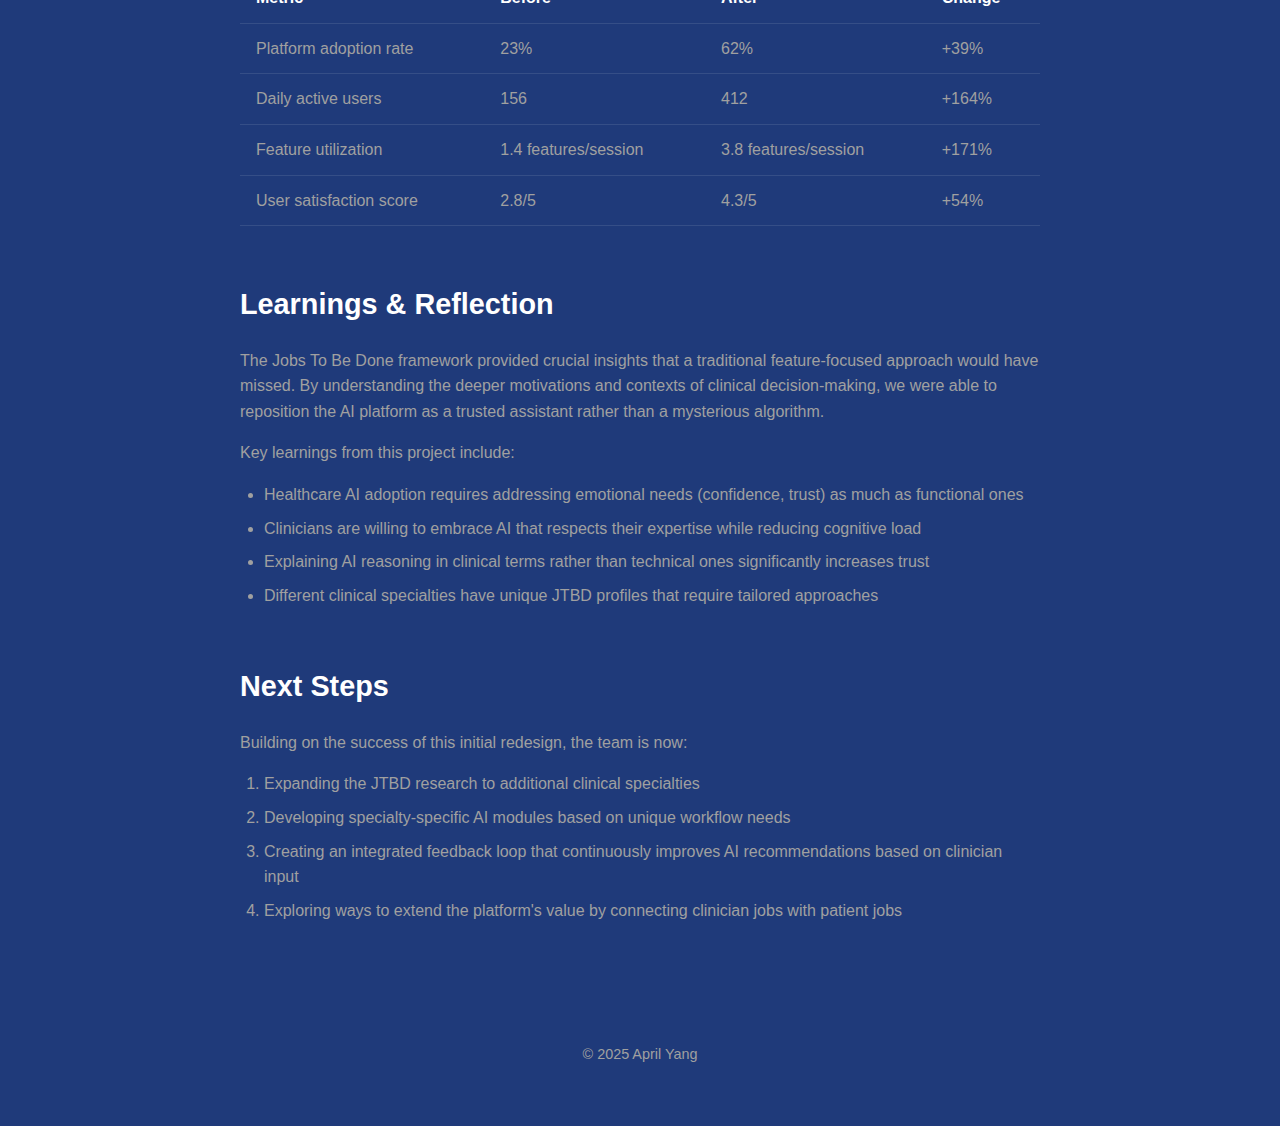
<file: case-study-4.html>
<!DOCTYPE html>
<html lang="en">
<head>
  <meta charset="UTF-8">
  <meta name="viewport" content="width=device-width, initial-scale=1.0">
  <title>Jobs To Be Done Framework - Healthcare AI Platform | April Yang</title>
  <meta name="description" content="UX research case study applying Jobs To Be Done framework to a healthcare AI platform">
  <link rel="stylesheet" href="css/styles.css">
  <link rel="icon" type="image/svg+xml" href="images/favicon.svg">
</head>
<body class="theme-blue">
  <div class="container">
    <a href="index.html" class="back-link">&larr; Back to Portfolio</a>
    
    <header class="case-study-header">
      <h1>Jobs To Be Done Framework - Healthcare AI Platform</h1>
      <p class="subtitle">Applying JTBD to Optimize Healthcare Delivery with AI</p>
    </header>
    
    <div class="case-study-container">
      <div class="case-study-section">
        <h2>Background</h2>
        <p>In 2024, I worked with a leading healthcare technology company to improve their AI-powered clinical decision support platform. This artificial intelligence (AI) platform enables healthcare networks and clinicians to optimize care delivery through predictive analytics. It is designed to help hospital networks reduce costs while maintaining high-quality care standards.</p>
        <img src="images/case-study-4/0f9796ce-9bdc-4c0b-b8c9-d97223052570.heic" alt="Healthcare AI Platform Interface" class="case-study-image">
      </div>
      
      <div class="case-study-section">
        <h2>Challenges</h2>
        <p>Despite significant technological capabilities, the platform faced <strong>low adoption rates</strong> among clinicians. The primary challenges included:</p>
        <ul>
          <li><strong>Workflow integration issues</strong> - The AI tools weren't seamlessly fitting into existing clinical workflows</li>
          <li><strong>Trust barriers</strong> - Clinicians were hesitant to rely on AI-generated insights for patient care decisions</li>
          <li><strong>Value perception gap</strong> - The platform's benefits weren't clearly understood in relation to clinical outcomes</li>
        </ul>
      </div>
      
      <div class="case-study-section">
        <h2>Research Objectives</h2>
        <ol>
          <li>Understand the functional, emotional, and social dimensions of clinicians' jobs</li>
          <li>Identify key moments where AI could provide meaningful support in the clinical workflow</li>
          <li>Discover unmet needs that would drive adoption of AI-assisted decision making</li>
        </ol>
      </div>
      
      <div class="case-study-section">
        <h2>Research Methods</h2>
        <ul>
          <li><strong>Contextual Inquiry</strong> - Observing clinicians in their work environment</li>
          <li><strong>JTBD Interviews</strong> - Focused on understanding the jobs clinicians are trying to accomplish</li>
          <li><strong>Journey Mapping</strong> - Documenting the end-to-end clinical decision process</li>
        </ul>
        <img src="images/case-study-4/402c90df-42ec-4096-8c25-75040bbec303.heic" alt="JTBD Research Session" class="case-study-image">
      </div>
      
      <div class="case-study-section">
        <h2>Jobs To Be Done Framework Implementation</h2>
        <p>We applied the <strong>Jobs To Be Done (JTBD) framework</strong> to uncover the underlying motivations and goals of clinicians, beyond just their functional tasks. This approach helped us understand:</p>
        <ul>
          <li>What "jobs" clinicians were "hiring" various tools to accomplish</li>
          <li>The circumstances that triggered the need for assistance</li>
          <li>The desired outcomes from both functional and emotional perspectives</li>
        </ul>
        <img src="images/case-study-4/4aed54ae-9588-4f87-898c-2ca3dab36239.heic" alt="JTBD Framework Application" class="case-study-image">
      </div>
      
      <div class="case-study-section">
        <h2>Participant Profile</h2>
        <div class="participant-groups">
          <div class="participant-group">
            <h3>Primary Care Physicians</h3>
            <ul>
              <li>Manage diverse patient conditions</li>
              <li>High patient volume</li>
              <li>Limited time per patient</li>
            </ul>
          </div>
          
          <div class="participant-group">
            <h3>Specialists</h3>
            <ul>
              <li>Deep expertise in specific areas</li>
              <li>Complex decision-making</li>
              <li>Research-oriented approach</li>
            </ul>
          </div>
          
          <div class="participant-group">
            <h3>Hospital Administrators</h3>
            <ul>
              <li>Focus on operational efficiency</li>
              <li>Resource allocation concerns</li>
              <li>Quality metrics oversight</li>
            </ul>
          </div>
        </div>
      </div>
      
      <div class="case-study-section">
        <h2>Key Jobs Uncovered</h2>
        
        <div class="insight-item">
          <h3>1. Make confident decisions with incomplete information</h3>
          <p><strong>Job: Reduce decision-making uncertainty</strong></p>
          <p>Clinicians regularly face situations where they must make decisions without all the ideal information available.</p>
          <p><strong>Pain point:</strong> Anxiety about missing critical factors that could affect patient outcomes</p>
          <p><strong>Quote:</strong> "I'm often making decisions based on partial information and limited time. What keeps me up at night is worrying I've missed something important."</p>
        </div>
        
        <div class="insight-item">
          <h3>2. Stay current with evolving medical knowledge</h3>
          <p><strong>Job: Maintain expertise without overwhelming time investment</strong></p>
          <p>Clinicians struggle to keep up with the rapid pace of medical research while managing full patient loads.</p>
          <p><strong>Pain point:</strong> Fear of falling behind on latest treatments and protocols</p>
          <p><strong>Quote:</strong> "It's impossible to read everything in my field. I need ways to quickly understand what new research actually matters for my patients."</p>
        </div>
        
        <div class="insight-item">
          <h3>3. Demonstrate evidence-based reasoning for decisions</h3>
          <p><strong>Job: Build trust with patients and colleagues</strong></p>
          <p>Clinicians need to justify their decisions with clear rationales to various stakeholders.</p>
          <p><strong>Pain point:</strong> Difficulty articulating complex medical reasoning quickly</p>
          <p><strong>Quote:</strong> "Patients want to know why I'm recommending something, and I need to explain complex decisions in terms they can understand and trust."</p>
        </div>
      </div>
      
      <div class="case-study-section">
        <h2>Opportunity Areas</h2>
        <p>Based on our JTBD analysis, we identified key opportunity areas for the AI platform:</p>
        
        <h3>High Priority</h3>
        <ul>
          <li><strong>Clinical pattern recognition</strong> - Highlighting similar cases and outcomes</li>
          <li><strong>Contextual information summarization</strong> - Surfacing relevant patient history at decision points</li>
          <li><strong>Evidence-based recommendation support</strong> - Providing research backing for treatment options</li>
        </ul>
        
        <h3>Medium Priority</h3>
        <ul>
          <li><strong>Documentation assistance</strong> - Reducing administrative burden</li>
          <li><strong>Patient-friendly explanation generation</strong> - Helping translate medical concepts</li>
          <li><strong>Treatment plan visualization</strong> - Making complex plans more understandable</li>
        </ul>
        
        <h3>Future Exploration</h3>
        <ul>
          <li><strong>Predictive risk modeling</strong> - Anticipating potential complications</li>
          <li><strong>Cross-specialty knowledge integration</strong> - Breaking down specialty silos</li>
          <li><strong>Personalized continuing education</strong> - Targeting learning to practice patterns</li>
        </ul>
        
        <img src="images/case-study-4/7acf0abf-64d7-4011-8ea4-eee63cb59779.heic" alt="Opportunity Mapping" class="case-study-image">
      </div>
      
      <div class="case-study-section">
        <h2>Platform Redesign Principles</h2>
        <p>Our JTBD research informed several key design principles for the platform redesign:</p>
        <ol>
          <li><strong>Workflow integration first</strong> - AI features must fit naturally within existing clinical processes</li>
          <li><strong>Transparent reasoning</strong> - Always show the evidence and logic behind AI recommendations</li>
          <li><strong>Progressive disclosure</strong> - Present information in layers of increasing detail as needed</li>
          <li><strong>Human-AI collaboration</strong> - Position AI as enhancing rather than replacing clinical judgment</li>
          <li><strong>Contextual relevance</strong> - Ensure insights are specific to the patient's unique situation</li>
        </ol>
        <img src="images/case-study-4/86f12a59-eb01-4af9-a8a0-ae8b22108d36.heic" alt="Design Principles Visualization" class="case-study-image">
      </div>
      
      <div class="case-study-section">
        <h2>Impact</h2>
        <table class="metrics-table">
          <tr>
            <th>Metric</th>
            <th>Before</th>
            <th>After</th>
            <th>Change</th>
          </tr>
          <tr>
            <td>Platform adoption rate</td>
            <td>23%</td>
            <td>62%</td>
            <td>+39%</td>
          </tr>
          <tr>
            <td>Daily active users</td>
            <td>156</td>
            <td>412</td>
            <td>+164%</td>
          </tr>
          <tr>
            <td>Feature utilization</td>
            <td>1.4 features/session</td>
            <td>3.8 features/session</td>
            <td>+171%</td>
          </tr>
          <tr>
            <td>User satisfaction score</td>
            <td>2.8/5</td>
            <td>4.3/5</td>
            <td>+54%</td>
          </tr>
        </table>
      </div>
      
      <div class="case-study-section">
        <h2>Learnings & Reflection</h2>
        <p>The Jobs To Be Done framework provided crucial insights that a traditional feature-focused approach would have missed. By understanding the deeper motivations and contexts of clinical decision-making, we were able to reposition the AI platform as a trusted assistant rather than a mysterious algorithm.</p>
        <p>Key learnings from this project include:</p>
        <ul>
          <li>Healthcare AI adoption requires addressing emotional needs (confidence, trust) as much as functional ones</li>
          <li>Clinicians are willing to embrace AI that respects their expertise while reducing cognitive load</li>
          <li>Explaining AI reasoning in clinical terms rather than technical ones significantly increases trust</li>
          <li>Different clinical specialties have unique JTBD profiles that require tailored approaches</li>
        </ul>
      </div>
      
      <div class="case-study-section">
        <h2>Next Steps</h2>
        <p>Building on the success of this initial redesign, the team is now:</p>
        <ol>
          <li>Expanding the JTBD research to additional clinical specialties</li>
          <li>Developing specialty-specific AI modules based on unique workflow needs</li>
          <li>Creating an integrated feedback loop that continuously improves AI recommendations based on clinician input</li>
          <li>Exploring ways to extend the platform's value by connecting clinician jobs with patient jobs</li>
        </ol>
      </div>
    </div>
    
    <footer>
      <p>&copy; 2025 April Yang</p>
    </footer>
  </div>

  <script src="js/main.js"></script>
</body>
</html>
</file>
<file: css/styles.css>
/* Main Styles for April Yang's Portfolio */

:root {
  --bg-color: #121212;
  --text-color: #ffffff;
  --secondary-text: #a0a0a0;
  --accent-color: #323232;
  --card-bg: #1e1e1e;
  --hover-color: #2a2a2a;
  --section-spacing: 80px;
  --red-accent: #8a1116;
  --olive-accent: #3f401f;
  --blue-accent: #1f3a7a;
}

/* Base Styles */
* {
  box-sizing: border-box;
  margin: 0;
  padding: 0;
}

body {
  font-family: -apple-system, BlinkMacSystemFont, 'Segoe UI', Roboto, Oxygen, Ubuntu, Cantarell, 'Open Sans', 'Helvetica Neue', sans-serif;
  background-color: var(--bg-color);
  color: var(--text-color);
  line-height: 1.6;
  font-size: 16px;
}

.container {
  max-width: 1200px;
  margin: 0 auto;
  padding: 0 40px;
}

/* Typography */
h1, h2, h3, h4, h5, h6 {
  font-weight: 600;
  line-height: 1.3;
}

h1 {
  font-size: 3rem;
  margin-bottom: 24px;
}

h2 {
  font-size: 2rem;
  margin-bottom: 24px;
}

h3 {
  font-size: 1.5rem;
  margin-bottom: 16px;
}

p {
  margin-bottom: 20px;
  color: var(--secondary-text);
}

a {
  color: var(--text-color);
  text-decoration: none;
  transition: opacity 0.2s ease;
}

a:hover {
  opacity: 0.8;
}

strong {
  color: var(--text-color);
  font-weight: 600;
}

/* Header */
.main-header {
  display: flex;
  justify-content: space-between;
  align-items: center;
  padding: 32px 0;
}

.header-title h2 {
  margin: 0;
  font-weight: 500;
}

.contact-links {
  display: flex;
  gap: 24px;
}

.contact-links a {
  font-size: 0.9rem;
  color: var(--secondary-text);
}

/* Intro Section */
.intro {
  display: flex;
  gap: 40px;
  margin-bottom: var(--section-spacing);
  padding-bottom: var(--section-spacing);
}

.profile-photo {
  flex: 0 0 300px;
}

.profile-img {
  width: 100%;
  border-radius: 4px;
  object-fit: cover;
}

.intro-content {
  flex: 1;
}

/* Projects Section */
.projects {
  margin-bottom: var(--section-spacing);
}

.project-grid {
  display: grid;
  grid-template-columns: repeat(2, 1fr);
  gap: 24px;
}

.project-card {
  background-color: var(--card-bg);
  border-radius: 8px;
  overflow: hidden;
  transition: transform 0.3s ease;
}

.project-card:hover {
  transform: translateY(-5px);
}

.project-card img {
  width: 100%;
  height: 220px;
  object-fit: cover;
}

.project-card h3 {
  padding: 16px 16px 8px;
  font-size: 1.1rem;
  line-height: 1.4;
}

.project-link {
  display: block;
  padding: 0 16px 16px;
  font-size: 0.9rem;
  color: var(--secondary-text);
  position: relative;
}

.project-link:hover {
  color: var(--text-color);
}

/* Skills Section */
.skills-section {
  display: grid;
  grid-template-columns: repeat(4, 1fr);
  gap: 40px;
  margin-bottom: var(--section-spacing);
}

.skills-column h2 {
  font-size: 1.2rem;
  margin-bottom: 20px;
}

.skills-column ul {
  list-style: none;
}

.skills-column li {
  color: var(--secondary-text);
  margin-bottom: 8px;
  font-size: 0.95rem;
}

/* Footer */
footer {
  text-align: center;
  padding: 40px 0;
  color: var(--secondary-text);
  font-size: 0.9rem;
}

/* Case Study Pages */
.case-study-header {
  padding: 80px 0 40px;
}

.case-study-header h1 {
  font-size: 2.5rem;
  max-width: 800px;
  margin-bottom: 16px;
}

.case-study-header .subtitle {
  font-size: 1.25rem;
  color: var(--secondary-text);
  max-width: 800px;
}

.case-study-container {
  max-width: 800px;
  margin: 0 auto 80px;
}

.case-study-image {
  width: 100%;
  border-radius: 8px;
  margin: 40px 0;
}

.case-study-section {
  margin-bottom: 60px;
}

.case-study-section h2 {
  margin-bottom: 24px;
  font-size: 1.8rem;
}

.case-study-section h3 {
  margin-bottom: 16px;
  font-size: 1.3rem;
}

.case-study-section p {
  margin-bottom: 16px;
}

.case-study-section ul, .case-study-section ol {
  margin: 16px 0 24px 24px;
  color: var(--secondary-text);
}

.case-study-section li {
  margin-bottom: 8px;
}

.back-link {
  display: inline-block;
  margin-bottom: 40px;
  color: var(--secondary-text);
}

.back-link:hover {
  color: var(--text-color);
}

/* Case study specific elements */
.images-row {
  display: flex;
  gap: 24px;
  margin: 24px 0;
}

.images-row img {
  flex: 1;
  border-radius: 8px;
  object-fit: cover;
}

.insight-item {
  margin-bottom: 40px;
  border-left: 3px solid var(--accent-color);
  padding-left: 20px;
}

.participant-groups {
  display: grid;
  grid-template-columns: repeat(3, 1fr);
  gap: 20px;
  margin-top: 24px;
}

.participant-group {
  background-color: rgba(255, 255, 255, 0.05);
  padding: 20px;
  border-radius: 8px;
}

.wireframes-grid {
  display: grid;
  grid-template-columns: repeat(2, 1fr);
  gap: 16px;
  margin: 32px 0;
}

.wireframe {
  width: 100%;
  border-radius: 8px;
  transition: transform 0.3s ease;
}

.wireframe:hover {
  transform: scale(1.02);
}

.wireframes-row {
  display: flex;
  flex-wrap: wrap;
  gap: 16px;
  margin: 32px 0;
}

.wireframe-small {
  width: calc(25% - 12px);
  border-radius: 8px;
  transition: transform 0.3s ease;
}

.wireframe-small:hover {
  transform: scale(1.05);
}

.changes-grid {
  display: grid;
  grid-template-columns: repeat(2, 1fr);
  gap: 16px;
  margin-top: 24px;
}

.change-image {
  width: 100%;
  border-radius: 8px;
  transition: transform 0.3s ease;
}

.change-image:hover {
  transform: scale(1.02);
}

.metrics-table {
  width: 100%;
  margin: 32px 0;
  border-collapse: collapse;
}

.metrics-table th, .metrics-table td {
  padding: 12px 16px;
  text-align: left;
  border-bottom: 1px solid rgba(255, 255, 255, 0.1);
}

.metrics-table th {
  font-weight: 600;
  color: var(--text-color);
}

.metrics-table td {
  color: var(--secondary-text);
}

@media (max-width: 768px) {
  .images-row {
    flex-direction: column;
  }
  
  .participant-groups {
    grid-template-columns: 1fr;
  }
  
  .wireframes-grid {
    grid-template-columns: 1fr;
  }
  
  .wireframe-small {
    width: calc(50% - 8px);
  }
  
  .changes-grid {
    grid-template-columns: 1fr;
  }
}

/* Case Study Themes */
.theme-olive {
  background-color: var(--olive-accent);
}

.theme-red {
  background-color: var(--red-accent);
}

.theme-blue {
  background-color: var(--blue-accent);
}

/* Responsive Styles */
@media (max-width: 1024px) {
  .skills-section {
    grid-template-columns: repeat(2, 1fr);
  }
}

@media (max-width: 768px) {
  .container {
    padding: 0 20px;
  }
  
  .intro {
    flex-direction: column;
  }
  
  .profile-photo {
    margin-bottom: 30px;
  }
  
  .project-grid {
    grid-template-columns: 1fr;
  }
  
  h1 {
    font-size: 2.5rem;
  }
}

@media (max-width: 480px) {
  .main-header {
    flex-direction: column;
    align-items: flex-start;
    gap: 16px;
  }
  
  .contact-links {
    flex-direction: column;
    gap: 8px;
  }
  
  .skills-section {
    grid-template-columns: 1fr;
  }
  
  h1 {
    font-size: 2rem;
  }
  
  h2 {
    font-size: 1.5rem;
  }
}

/* Animation Classes */
.fade-in {
  animation: fadeIn 0.8s ease forwards;
}

@keyframes fadeIn {
  from {
    opacity: 0;
    transform: translateY(20px);
  }
  to {
    opacity: 1;
    transform: translateY(0);
  }
}
</file>
